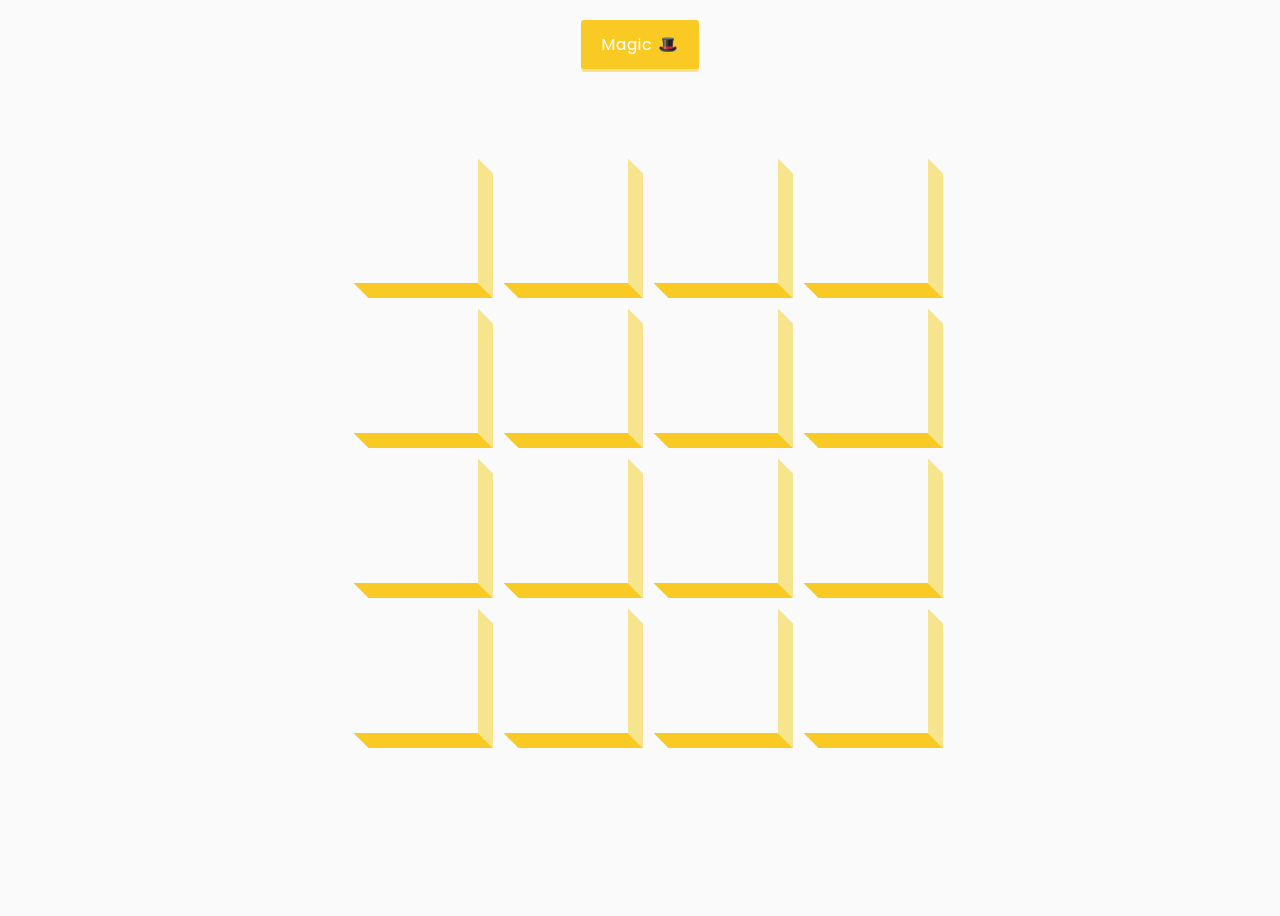
<file: 3D-Back-ground-boxes/index.html>
<!DOCTYPE html>
<html lang="en">

<head>
  <meta charset="UTF-8" />
  <meta name="viewport" content="width=device-width, initial-scale=1.0" />
  <link rel="stylesheet" href="https://cdnjs.cloudflare.com/ajax/libs/font-awesome/5.14.0/css/all.min.css"
    integrity="sha512-1PKOgIY59xJ8Co8+NE6FZ+LOAZKjy+KY8iq0G4B3CyeY6wYHN3yt9PW0XpSriVlkMXe40PTKnXrLnZ9+fkDaog=="
    crossorigin="anonymous" />
  <link rel="stylesheet" href="style.css" />
  <title>3D Boxes Background</title>
</head>

<body>
  <button id="btn" class="magic">Magic 🎩</button>
  <div id="boxes" class="boxes big"></div>
  <script src="script.js"></script>
</body>

</html>
</file>
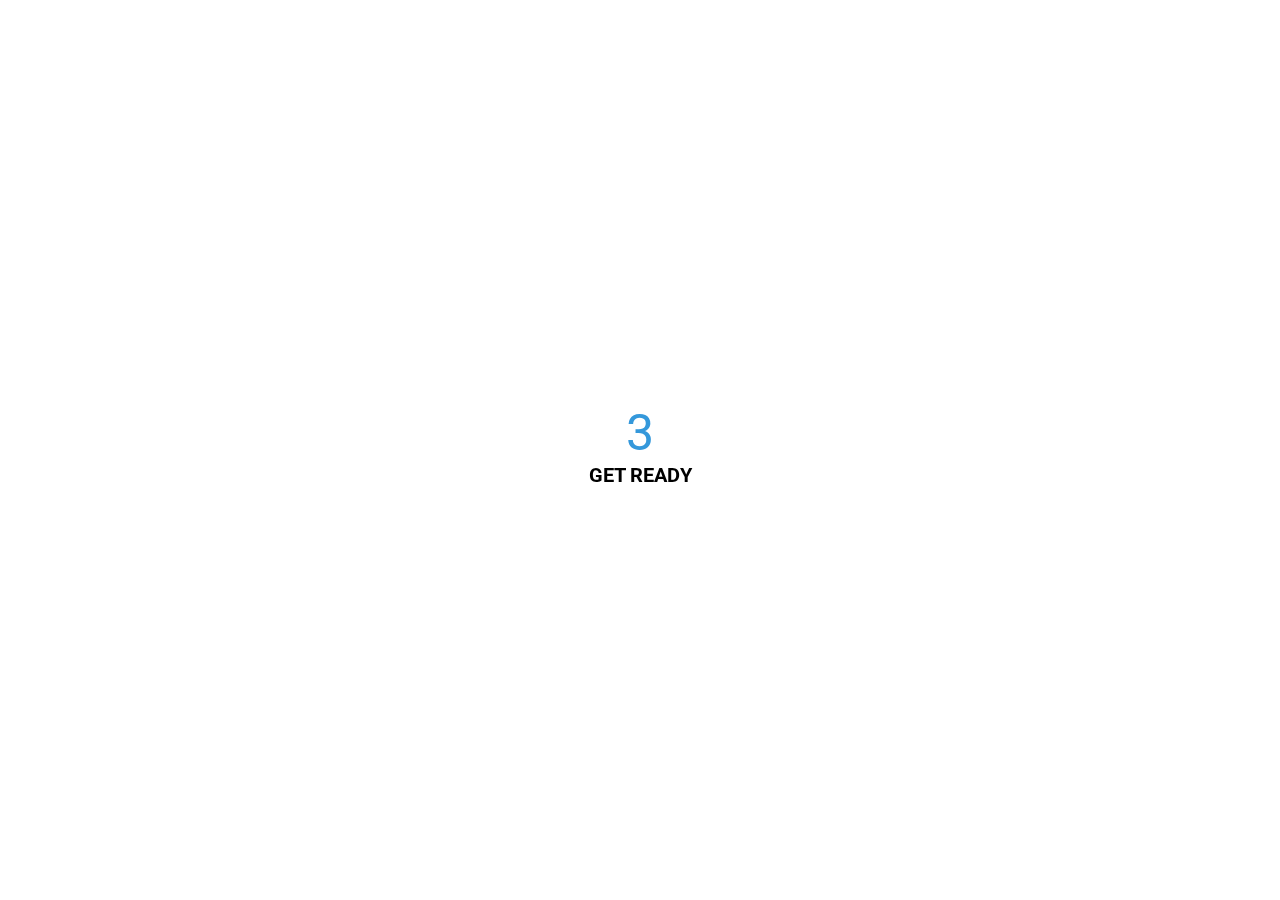
<file: Animated-Countdown/index.html>
<!DOCTYPE html>
<html lang="en">

<head>
  <meta charset="UTF-8" />
  <meta name="viewport" content="width=device-width, initial-scale=1.0" />
  <link rel="stylesheet" href="style.css" />
  <title>Animated Countdown</title>
</head>

<body>
  <div class="counter">
    <div class="nums">
      <span class="in">3</span>
      <span>2</span>
      <span>1</span>
      <span>0</span>
    </div>
    <h4>Get Ready</h4>
  </div>

  <div class="final">
    <h1>GO</h1>
    <button id="replay">Replay</button>
  </div>
  <script src="script.js"></script>
</body>

</html
</file>
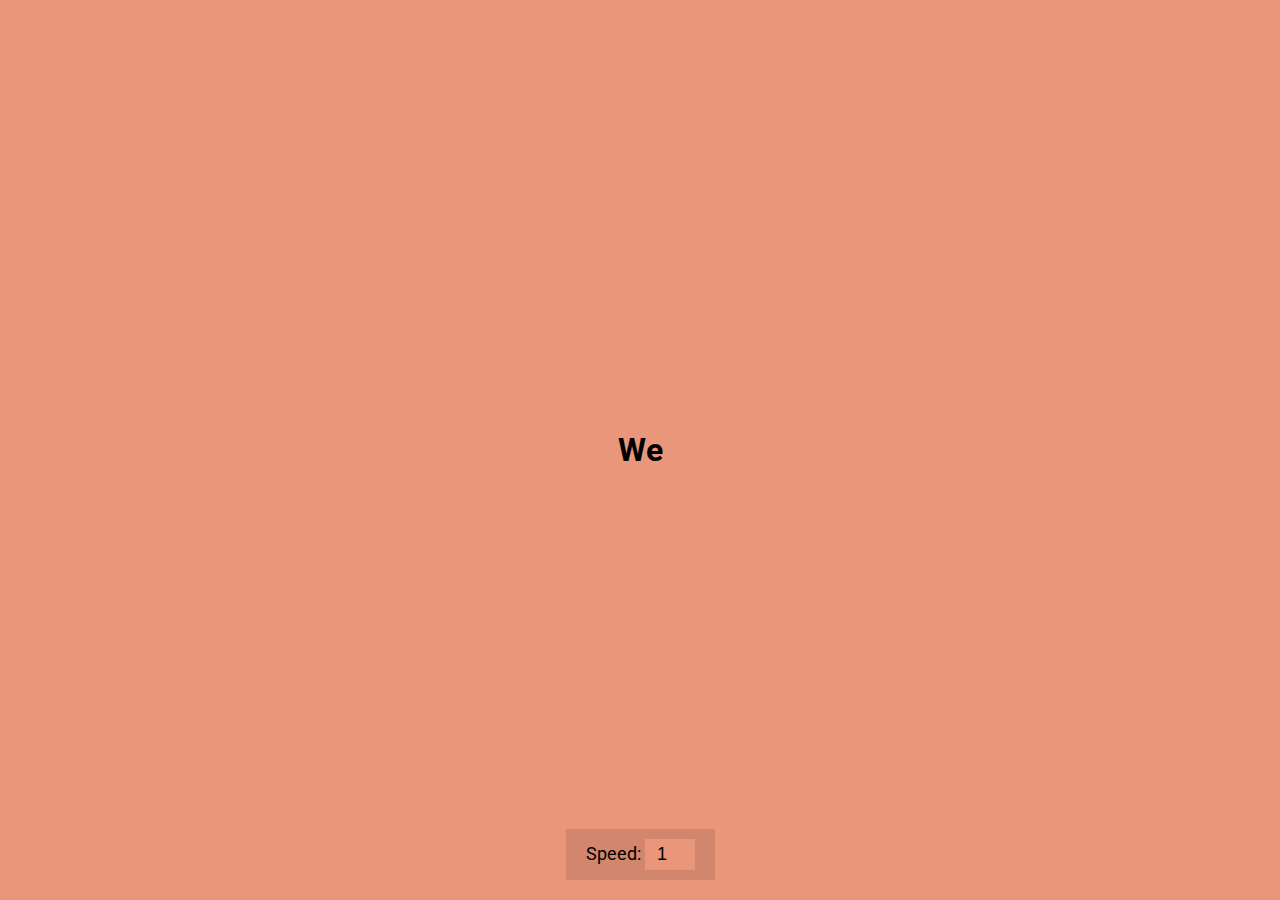
<file: Auto-text-effect/index.html>
<!DOCTYPE html>
<html lang="en">

<head>
  <meta charset="UTF-8" />
  <meta name="viewport" content="width=device-width, initial-scale=1.0" />
  <link rel="stylesheet" href="style.css" />
  <title>Auto Text Effect</title>
</head>

<body>
  <h1 id="text">Starting...</h1>

  <div>
    <label for="speed">Speed:</label>
    <input type="number" name="speed" id="speed" value="1" min="1" max="10" step="1">
  </div>

  <script src="script.js"></script>
</body>

</html>
</file>
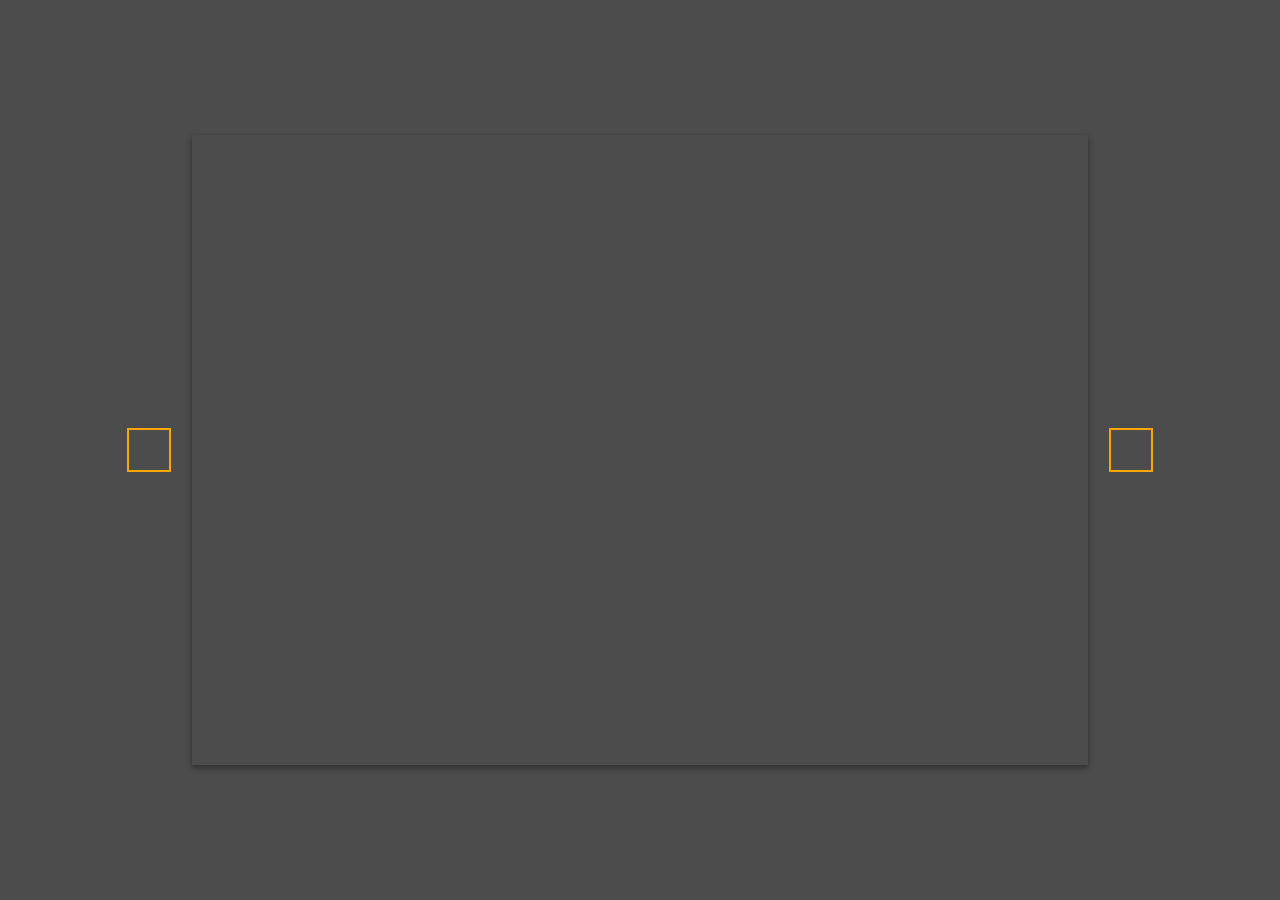
<file: Background-slider/index.html>
<!DOCTYPE html>
<html lang="en">

<head>
  <meta charset="UTF-8" />
  <meta name="viewport" content="width=device-width, initial-scale=1.0" />
  <link rel="stylesheet" href="https://cdnjs.cloudflare.com/ajax/libs/font-awesome/5.14.0/css/all.min.css"
    integrity="sha512-1PKOgIY59xJ8Co8+NE6FZ+LOAZKjy+KY8iq0G4B3CyeY6wYHN3yt9PW0XpSriVlkMXe40PTKnXrLnZ9+fkDaog=="
    crossorigin="anonymous" />
  <link rel="stylesheet" href="style.css" />
  <title>Background Slider</title>
</head>

<body>
  <div class="slider-container">
    <div class="slide active" style="
          background-image: url('https://images.unsplash.com/photo-1549880338-65ddcdfd017b?ixlib=rb-1.2.1&ixid=eyJhcHBfaWQiOjEyMDd9&auto=format&fit=crop&w=2100&q=80');
        "></div>
    <div class="slide" style="
          background-image: url('https://images.unsplash.com/photo-1511593358241-7eea1f3c84e5?ixlib=rb-1.2.1&ixid=eyJhcHBfaWQiOjEyMDd9&auto=format&fit=crop&w=1934&q=80');
        "></div>

    <div class="slide" style="
          background-image: url('https://images.unsplash.com/photo-1495467033336-2effd8753d51?ixlib=rb-1.2.1&ixid=eyJhcHBfaWQiOjEyMDd9&auto=format&fit=crop&w=2100&q=80');
        "></div>

    <div class="slide" style="
          background-image: url('https://images.unsplash.com/photo-1522735338363-cc7313be0ae0?ixlib=rb-1.2.1&ixid=eyJhcHBfaWQiOjEyMDd9&auto=format&fit=crop&w=2689&q=80');
        "></div>

    <div class="slide" style="
          background-image: url('https://images.unsplash.com/photo-1559087867-ce4c91325525?ixlib=rb-1.2.1&ixid=eyJhcHBfaWQiOjEyMDd9&auto=format&fit=crop&w=2100&q=80');
        "></div>

    <button class="arrow left-arrow" id="left">
      <i class="fas fa-arrow-left"></i>
    </button>

    <button class="arrow right-arrow" id="right">
      <i class="fas fa-arrow-right"></i>
    </button>
  </div>
  <script src="script.js"></script>
</body>

</html>
</file>
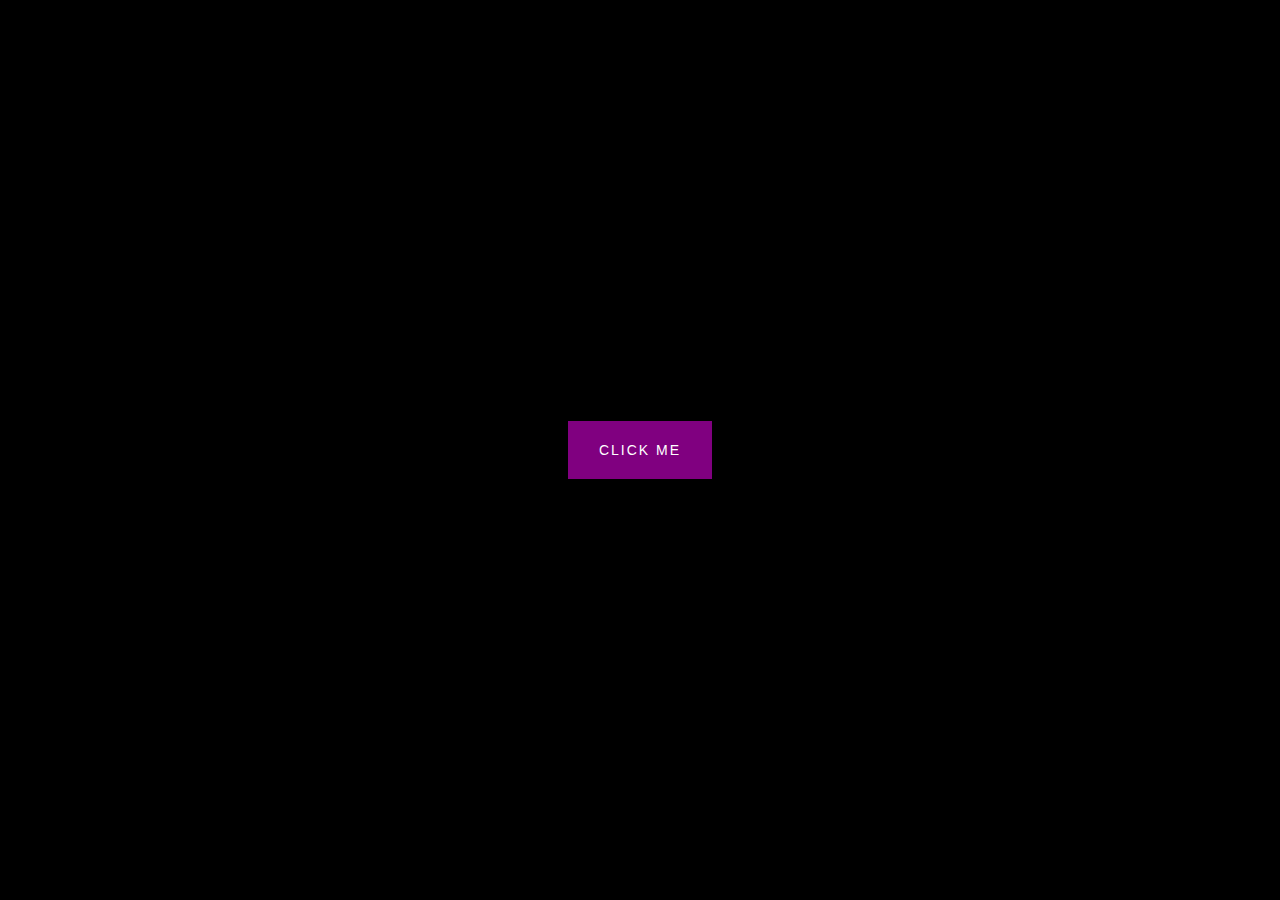
<file: Button-ripple-effect/index.html>
<!DOCTYPE html>
<html lang="en">

<head>
  <meta charset="UTF-8" />
  <meta name="viewport" content="width=device-width, initial-scale=1.0" />
  <link rel="stylesheet" href="style.css" />
  <title>Button Ripple Effect</title>
</head>

<body>
  <button class="ripple">Click Me</button>
  <script src="script.js"></script>
</body>

</html>
</file>
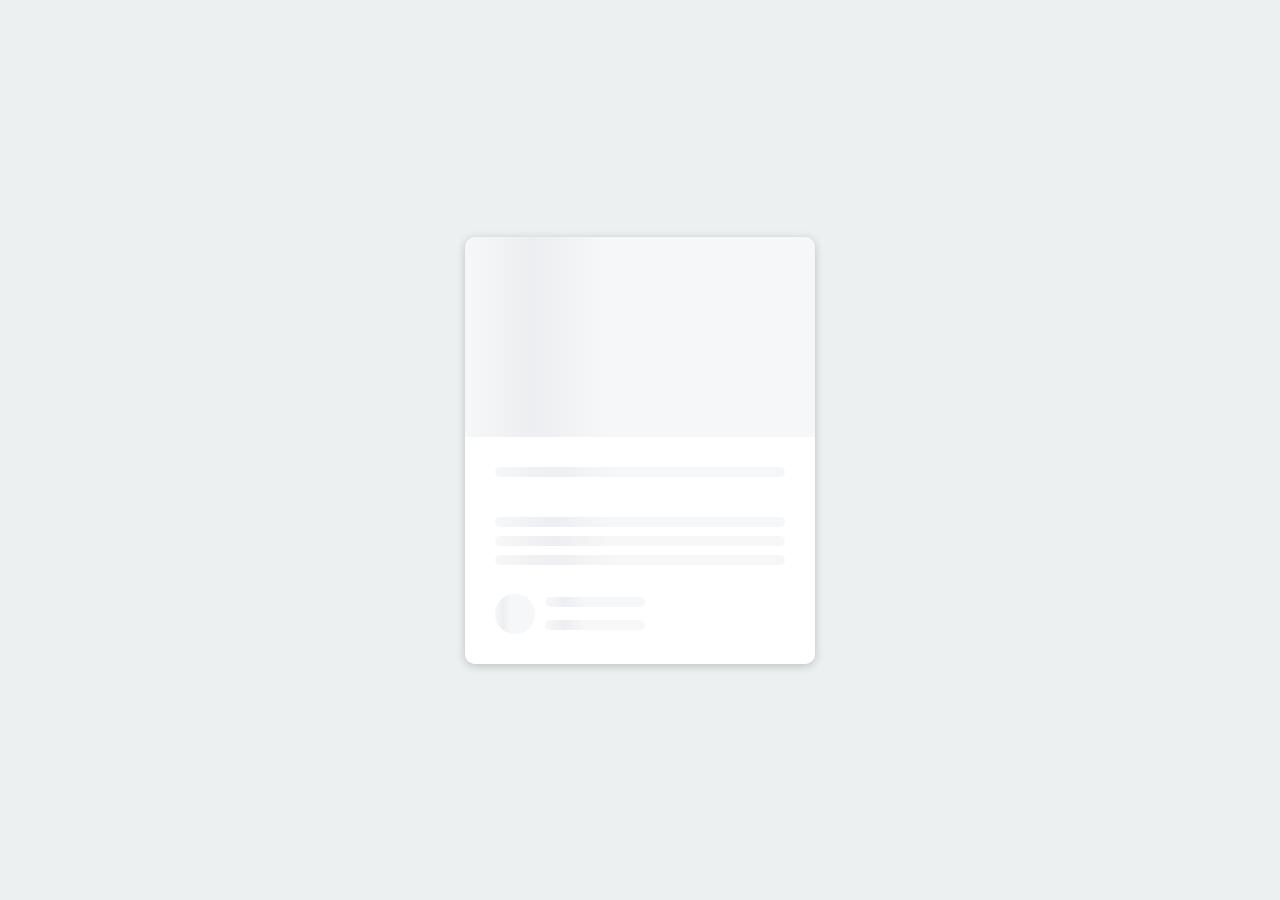
<file: content-place-holder/index.html>
<!DOCTYPE html>
<html lang="en">

<head>
  <meta charset="UTF-8" />
  <meta name="viewport" content="width=device-width, initial-scale=1.0" />
  <link rel="stylesheet" href="style.css" />
  <title>Content Placeholder</title>
</head>

<body>
  <div class="card">
    <div class="card-header animated-bg" id="header">&nbsp;</div>

    <div class="card-content">
      <h3 class="card-title animated-bg animated-bg-text" id="title">
        &nbsp;
      </h3>
      <p class="card-excerpt" id="excerpt">
        &nbsp;
        <span class="animated-bg animated-bg-text">&nbsp;</span>
        <span class="animated-bg animated-bg-text">&nbsp;</span>
        <span class="animated-bg animated-bg-text">&nbsp;</span>
      </p>
      <div class="author">
        <div class="profile-img animated-bg" id="profile_img">&nbsp;</div>
        <div class="author-info">
          <strong class="animated-bg animated-bg-text" id="name">&nbsp;</strong>
          <small class="animated-bg animated-bg-text" id="date">&nbsp;</small>
        </div>
      </div>
    </div>
  </div>

  <script src="script.js"></script>
</body>

</html>
</file>
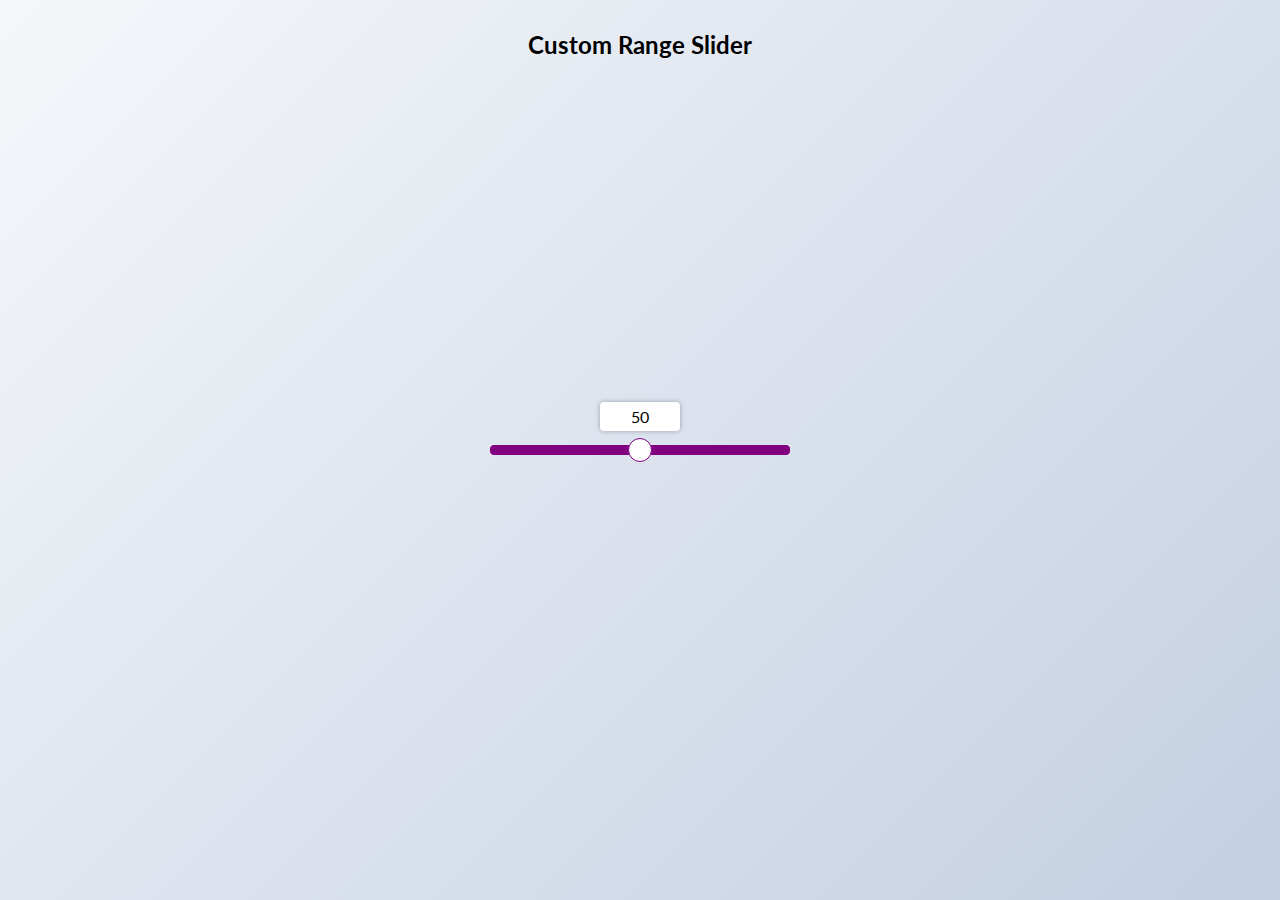
<file: Custom-range-slider/index.html>
<!DOCTYPE html>
<html lang="en">

<head>
  <meta charset="UTF-8" />
  <meta name="viewport" content="width=device-width, initial-scale=1.0" />
  <link rel="stylesheet" href="style.css" />
  <title>Custom Range Slider</title>
</head>

<body>
  <h2>Custom Range Slider</h2>
  <div class="range-container">
    <input type="range" id="range" min="0" max="100">
    <label for="range">50</label>
  </div>

  <script src="script.js"></script>
</body>

</html>
</file>
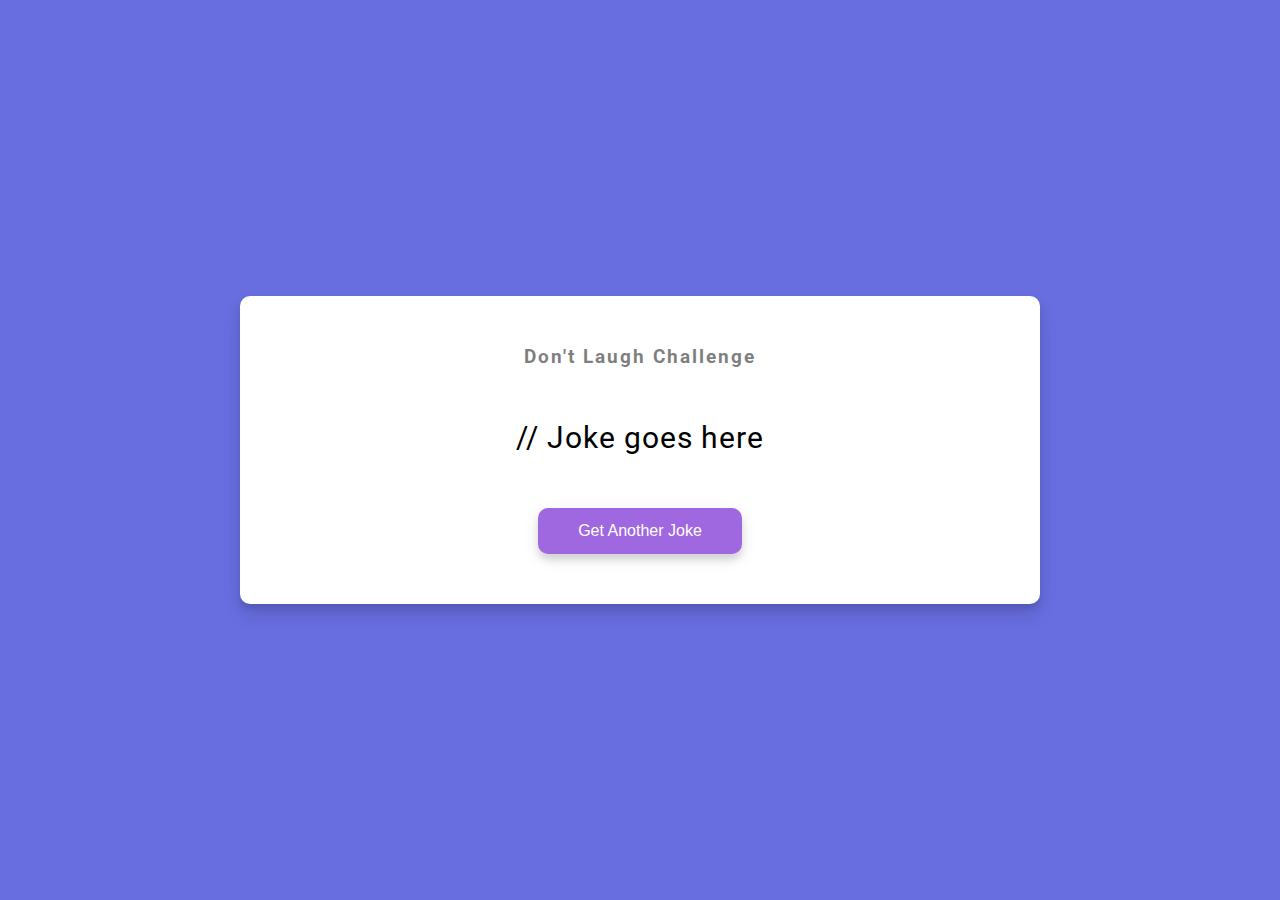
<file: Dad-jokes/index.html>
<!DOCTYPE html>
<html lang="en">

<head>
  <meta charset="UTF-8" />
  <meta name="viewport" content="width=device-width, initial-scale=1.0" />
  <link rel="stylesheet" href="style.css" />
  <title>Dad Jokes</title>
</head>

<body>
  <div class="container">
    <h3>Don't Laugh Challenge</h3>
    <div id="joke" class="joke">// Joke goes here</div>
    <button id="jokeBtn" class="btn">Get Another Joke</button>
  </div>
  <script src="script.js"></script>
</body>

</html>
</file>
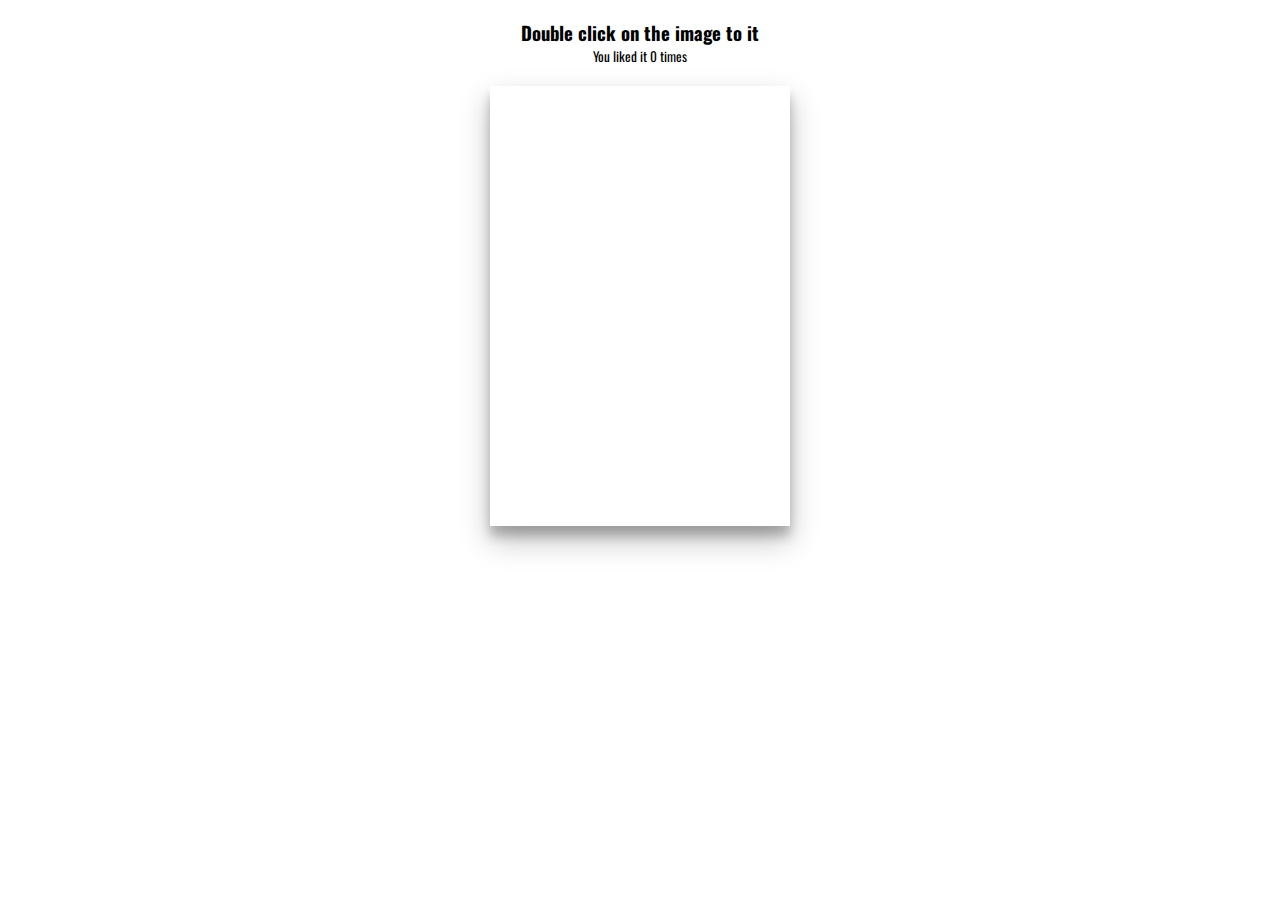
<file: Double-Heart-Click/index.html>
<!DOCTYPE html>
<html lang="en">

<head>
  <meta charset="UTF-8" />
  <meta name="viewport" content="width=device-width, initial-scale=1.0" />
  <link rel="stylesheet" href="https://cdnjs.cloudflare.com/ajax/libs/font-awesome/5.14.0/css/all.min.css"
    integrity="sha512-1PKOgIY59xJ8Co8+NE6FZ+LOAZKjy+KY8iq0G4B3CyeY6wYHN3yt9PW0XpSriVlkMXe40PTKnXrLnZ9+fkDaog=="
    crossorigin="anonymous" />
  <link rel="stylesheet" href="style.css" />
  <title>Double Click Heart</title>
</head>

<body>
  <h3>Double click on the image to <i class="fas fa-heart"></i> it</h3>
  <small>You liked it <span id="times">0</span> times</small>

  <div class="loveMe"></div>

  <script src="script.js"></script>
</body>

</html>
</file>
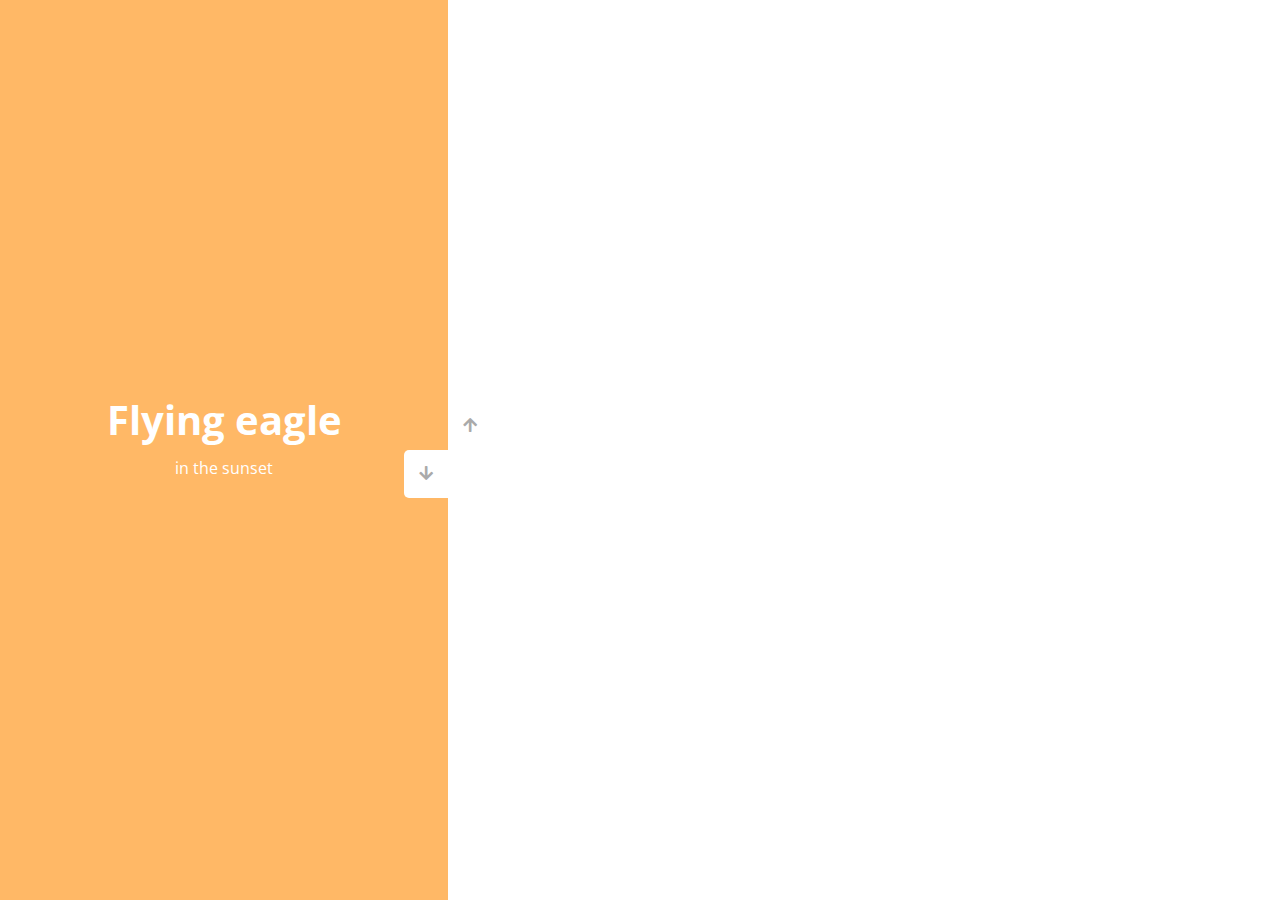
<file: Double-vertical-slider/index.html>
<!DOCTYPE html>
<html lang="en">

<head>
  <meta charset="UTF-8" />
  <meta name="viewport" content="width=device-width, initial-scale=1.0" />
  <link rel="stylesheet" href="https://cdnjs.cloudflare.com/ajax/libs/font-awesome/5.15.1/css/all.min.css" />
  <link rel="stylesheet" href="style.css" />
  <title>Vertical Slider</title>
</head>

<body>
  <div class="slider-container">
    <div class="left-slide">
      <div style="background-color: #FD3555">
        <h1>Nature flower</h1>
        <p>all in pink</p>
      </div>
      <div style="background-color: #2A86BA">
        <h1>Bluuue Sky</h1>
        <p>with it's mountains</p>
      </div>
      <div style="background-color: #252E33">
        <h1>Lonely castle</h1>
        <p>in the wilderness</p>
      </div>
      <div style="background-color: #FFB866">
        <h1>Flying eagle</h1>
        <p>in the sunset</p>
      </div>
    </div>
    <div class="right-slide">
      <div
        style="background-image: url('https://images.unsplash.com/photo-1508768787810-6adc1f613514?ixlib=rb-0.3.5&ixid=eyJhcHBfaWQiOjEyMDd9&s=e27f6661df21ed17ab5355b28af8df4e&auto=format&fit=crop&w=1350&q=80')">
      </div>
      <div
        style="background-image: url('https://images.unsplash.com/photo-1519981593452-666cf05569a9?ixlib=rb-0.3.5&ixid=eyJhcHBfaWQiOjEyMDd9&s=90ed8055f06493290dad8da9584a13f7&auto=format&fit=crop&w=715&q=80')">
      </div>
      <div
        style="background-image: url('https://images.unsplash.com/photo-1486899430790-61dbf6f6d98b?ixlib=rb-0.3.5&ixid=eyJhcHBfaWQiOjEyMDd9&s=8ecdee5d1b3ed78ff16053b0227874a2&auto=format&fit=crop&w=1002&q=80')">
      </div>
      <div
        style="background-image: url('https://images.unsplash.com/photo-1510942201312-84e7962f6dbb?ixlib=rb-0.3.5&ixid=eyJhcHBfaWQiOjEyMDd9&s=da4ca7a78004349f1b63f257e50e4360&auto=format&fit=crop&w=1050&q=80')">
      </div>
    </div>
    <div class="action-buttons">
      <button class="down-button">
        <i class="fas fa-arrow-down"></i>
      </button>
      <button class="up-button">
        <i class="fas fa-arrow-up"></i>
      </button>
    </div>
  </div>

  <script src="script.js"></script>
</body>

</html>
</file>
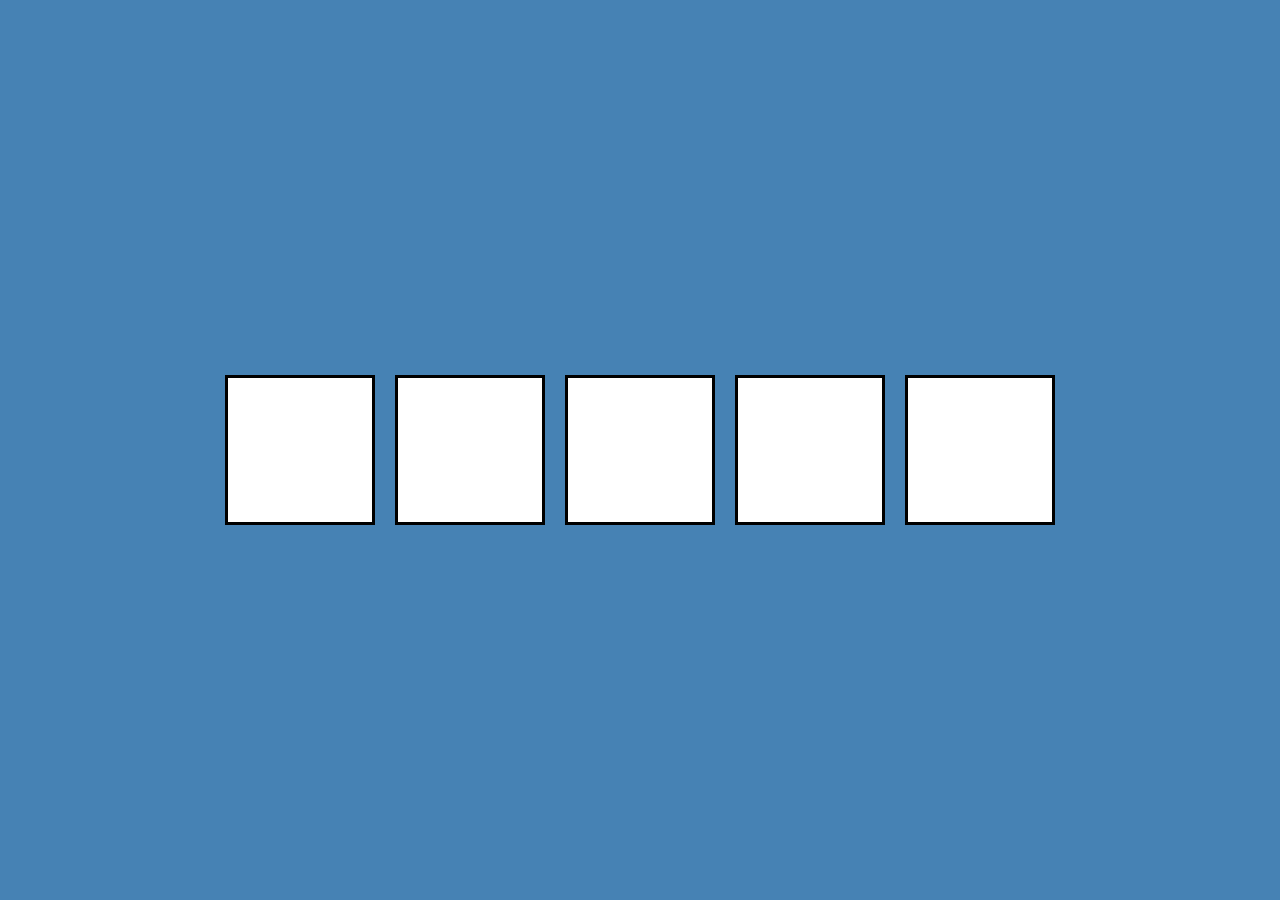
<file: Drag-n-out/index.html>
<!DOCTYPE html>
<html lang="en">

<head>
  <meta charset="UTF-8" />
  <meta name="viewport" content="width=device-width, initial-scale=1.0" />
  <link rel="stylesheet" href="style.css" />
  <title>Drag N Drop</title>
</head>

<body>
  <div class="empty">
    <div class="fill" draggable="true"></div>
  </div>
  <div class="empty"></div>
  <div class="empty"></div>
  <div class="empty"></div>
  <div class="empty"></div>

  <script src="script.js"></script>
</body>

</html>
</file>
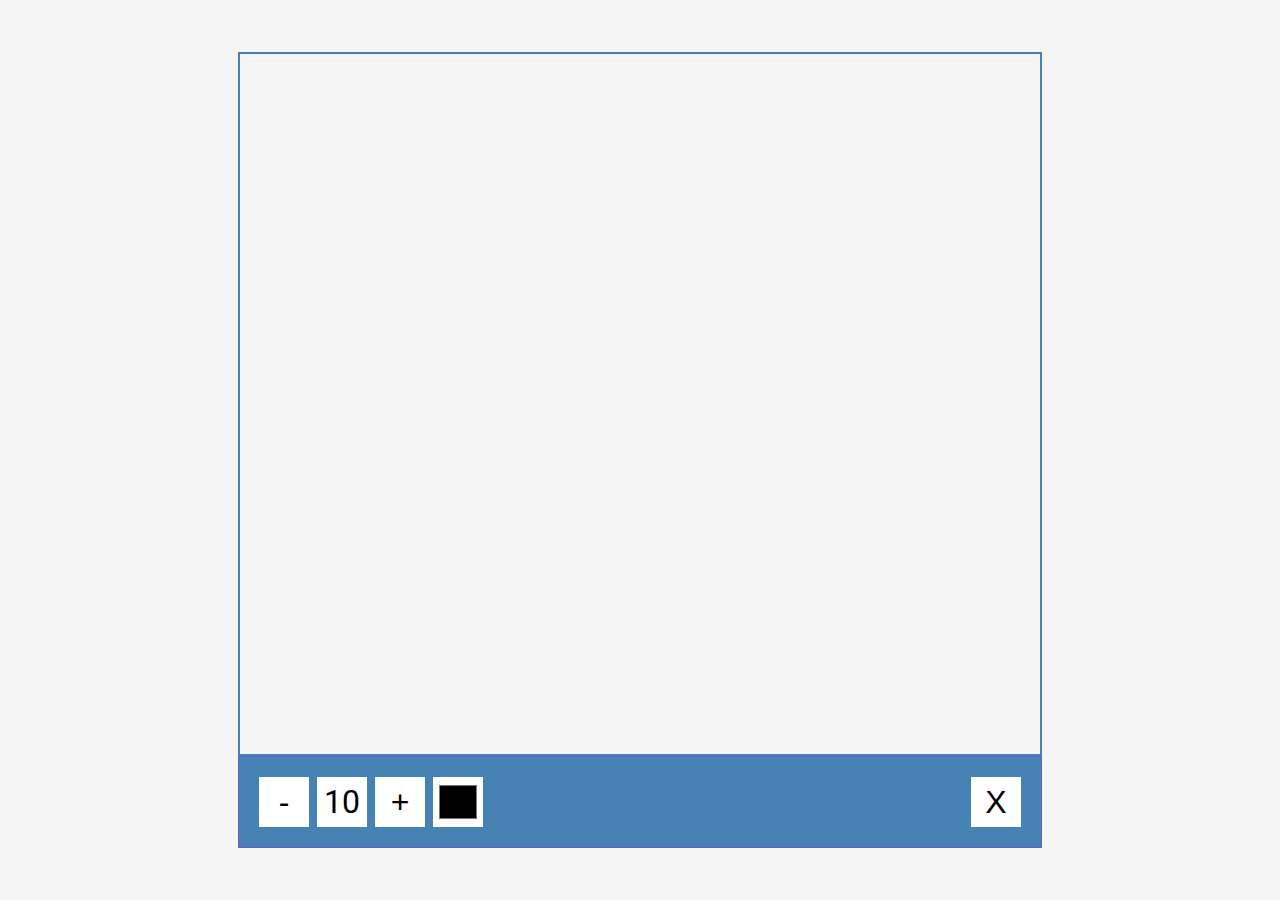
<file: Drawing-app/index.html>
<!DOCTYPE html>
<html lang="en">

<head>
  <meta charset="UTF-8" />
  <meta name="viewport" content="width=device-width, initial-scale=1.0" />
  <link rel="stylesheet" href="style.css" />
  <title>Drawing App</title>
</head>

<body>
  <canvas id="canvas" width="800" height="700"></canvas>
  <div class="toolbox">
    <button id="decrease">-</button>
    <span id="size">10</span>
    <button id="increase">+</button>
    <input type="color" id="color">
    <button id="clear">X</button>
  </div>

  <script src="script.js"></script>
</body>

</html>
</file>
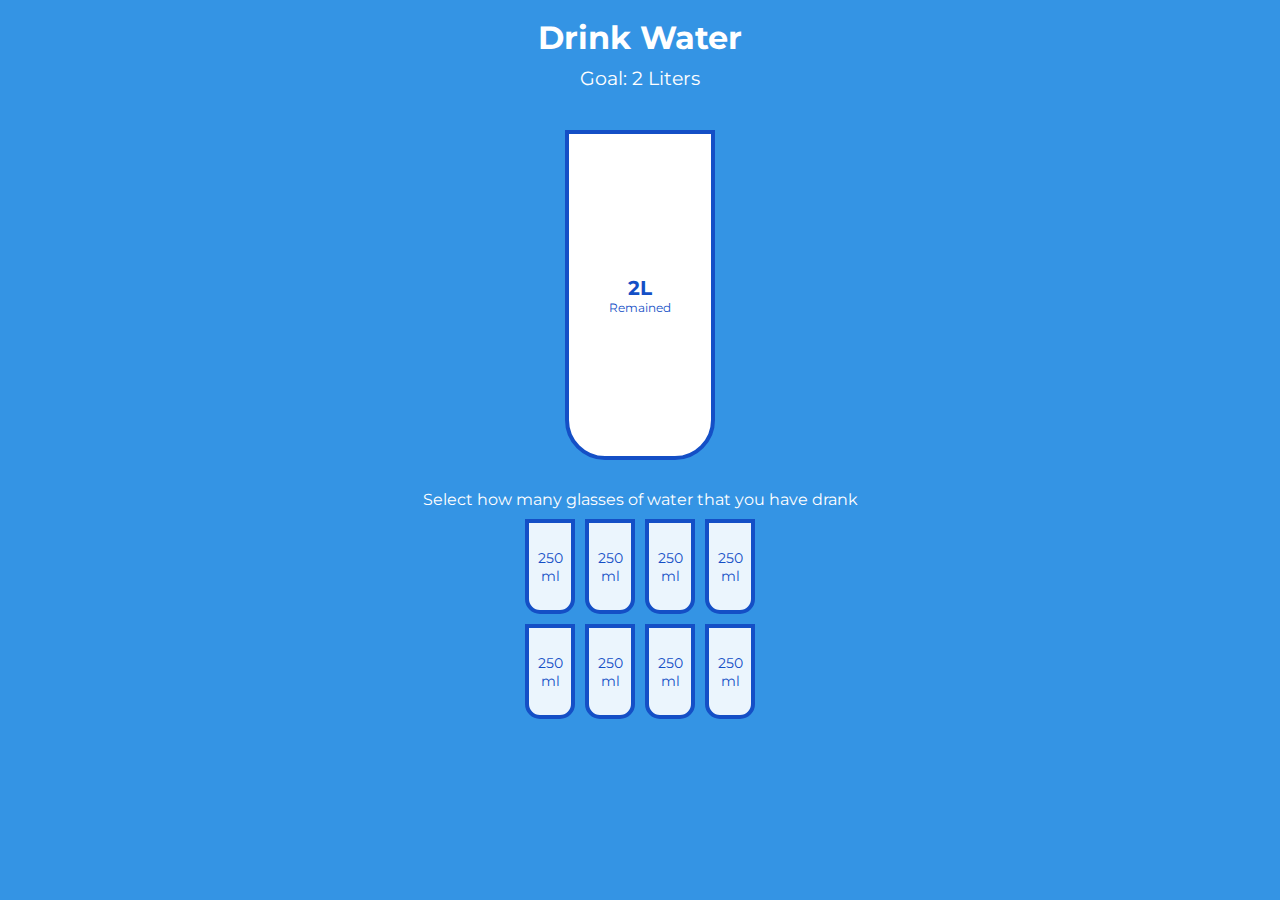
<file: Drink-water/index.html>
<!DOCTYPE html>
<html lang="en">

<head>
  <meta charset="UTF-8" />
  <meta name="viewport" content="width=device-width, initial-scale=1.0" />
  <link rel="stylesheet" href="style.css" />
  <title>Drink Water</title>
</head>

<body>
  <h1>Drink Water</h1>
  <h3>Goal: 2 Liters</h3>

  <div class="cup">
    <div class="remained" id="remained">
      <span id="liters"></span>
      <small>Remained</small>
    </div>

    <div class="percentage" id="percentage"></div>
  </div>

  <p class="text">Select how many glasses of water that you have drank</p>

  <div class="cups">
    <div class="cup cup-small">250 ml</div>
    <div class="cup cup-small">250 ml</div>
    <div class="cup cup-small">250 ml</div>
    <div class="cup cup-small">250 ml</div>
    <div class="cup cup-small">250 ml</div>
    <div class="cup cup-small">250 ml</div>
    <div class="cup cup-small">250 ml</div>
    <div class="cup cup-small">250 ml</div>
  </div>

  <script src="script.js"></script>
</body>

</html>
</file>
<file: 3D-Back-ground-boxes/style.css>
@import url('https://fonts.googleapis.com/css2?family=Roboto:wght@400;700&display=swap');
@import url('https://fonts.googleapis.com/css2?family=Poppins&display=swap');
* {
  box-sizing: border-box;
}

body {
  background-color: #fafafa;
  font-family: 'Roboto', sans-serif;
  display: flex;
  flex-direction: column;
  align-items: center;
  justify-content: center;
  height: 100vh;
  overflow: hidden;
}

.magic {
  background-color: #f9ca24;
  color: #fff;
  font-family: 'Poppins', sans-serif;
  border: 0;
  border-radius: 3px;
  font-size: 16px;
  padding: 12px 20px;
  cursor: pointer;
  position: fixed;
  top: 20px;
  letter-spacing: 1px;
  box-shadow: 0 3px rgba(249, 202, 36, 0.5);
  z-index: 100;
}

.magic:focus {
  outline: none;
}

.magic:active {
  box-shadow: none;
  transform: translateY(2px);
}

.boxes {
  display: flex;
  flex-wrap: wrap;
  justify-content: space-around;
  height: 500px;
  width: 500px;
  position: relative;
  transition: 0.4s ease;
}

.boxes.big {
  width: 600px;
  height: 600px;
}

.boxes.big .box {
  transform: rotateZ(360deg);
}

.box {
  background-image: url('https://media.giphy.com/media/EZqwsBSPlvSda/giphy.gif');
  background-repeat: no-repeat;
  background-size: 500px 500px;
  position: relative;
  height: 125px;
  width: 125px;
  transition: 0.4s ease;
}

.box::after {
  content: '';
  background-color: #f6e58d;
  position: absolute;
  top: 8px;
  right: -15px;
  height: 100%;
  width: 15px;
  transform: skewY(45deg);
}

.box::before {
  content: '';
  background-color: #f9ca24;
  position: absolute;
  bottom: -15px;
  left: 8px;
  height: 15px;
  width: 100%;
  transform: skewX(45deg);
}
</file>
<file: Animated-Countdown/style.css>
@import url('https://fonts.googleapis.com/css2?family=Roboto:wght@400;700&display=swap');
* {
  box-sizing: border-box;
}

body {
  font-family: 'Roboto', sans-serif;
  margin: 0;
  height: 100vh;
  overflow: hidden;
}

h4 {
  font-size: 20px;
  margin: 5px;
  text-transform: uppercase;
}

.counter {
  position: fixed;
  top: 50%;
  left: 50%;
  transform: translate(-50%, -50%);
  text-align: center;
}

.counter.hide {
  transform: translate(-50%, -50%) scale(0);
  animation: hide 0.2s ease-out;
}

@keyframes hide {
  0% {
    transform: translate(-50%, -50%) scale(1);
  }
  100% {
    transform: translate(-50%, -50%) scale(0);
  }
}

.final {
  position: fixed;
  top: 50%;
  left: 50%;
  transform: translate(-50%, -50%) scale(0);
  text-align: center;
}

.final.show {
  transform: translate(-50%, -50%) scale(1);
  animation: show 0.2s ease-out;
}

@keyframes show {
  0% {
    transform: translate(-50%, -50%) scale(0);
  }
  30% {
    transform: translate(-50%, -50%) scale(1.4);
  }
  100% {
    transform: translate(-50%, -50%) scale(1);
  }
}

.nums {
  color: #3498db;
  font-size: 50px;
  position: relative;
  overflow: hidden;
  width: 250px;
  height: 50px;
}

.nums span {
  position: absolute;
  top: 50%;
  left: 50%;
  transform: translate(-50%, -50%) rotate(120deg);
  transform-origin: bottom center;
}

.nums span.in {
  transform: translate(-50%, -50%) rotate(0deg);
  animation: goIn 0.5s ease-in-out;
}

.nums span.out {
  animation: goOut 0.5s ease-in-out;
}

@keyframes goIn {
  0% {
    transform: translate(-50%, -50%) rotate(120deg);
  }
  30% {
    transform: translate(-50%, -50%) rotate(-20deg);
  }
  60% {
    transform: translate(-50%, -50%) rotate(10deg);
  }
  100% {
    transform: translate(-50%, -50%) rotate(0deg);
  }
}

@keyframes goOut {
  0% {
    transform: translate(-50%, -50%) rotate(0deg);
  }
  60% {
    transform: translate(-50%, -50%) rotate(20deg);
  }
  100% {
    transform: translate(-50%, -50%) rotate(-120deg);
  }
}
</file>
<file: Auto-text-effect/style.css>
@import url('https://fonts.googleapis.com/css2?family=Roboto:wght@400;700&display=swap');
* {
  box-sizing: border-box;
}

body {
  background-color: darksalmon;
  font-family: 'Roboto', sans-serif;
  display: flex;
  flex-direction: column;
  align-items: center;
  justify-content: center;
  height: 100vh;
  overflow: hidden;
  margin: 0;
}

div {
  position: absolute;
  bottom: 20px;
  background: rgba(0, 0, 0, 0.1);
  padding: 10px 20px;
  font-size: 18px;
}

input {
  width: 50px;
  padding: 5px;
  font-size: 18px;
  background-color: darksalmon;
  border: none;
  text-align: center;
}

input:focus {
  outline: none;
}
</file>
<file: Background-slider/style.css>
@import url('https://fonts.googleapis.com/css2?family=Roboto:wght@400;700&display=swap');
* {
  box-sizing: border-box;
}

body {
  font-family: 'Roboto', sans-serif;
  display: flex;
  flex-direction: column;
  align-items: center;
  justify-content: center;
  height: 100vh;
  overflow: hidden;
  margin: 0;
  background-position: center center;
  background-size: cover;
  transition: 0.4s;
}

body::before {
  content: '';
  position: absolute;
  top: 0;
  left: 0;
  width: 100%;
  height: 100vh;
  background-color: rgba(0, 0, 0, 0.7);
  z-index: -1;
}

.slider-container {
  box-shadow: 0 3px 6px rgba(0, 0, 0, 0.16), 0 3px 6px rgba(0, 0, 0, 0.23);
  height: 70vh;
  width: 70vw;
  position: relative;
  overflow: hidden;
}

.slide {
  opacity: 0;
  height: 100vh;
  width: 100vw;
  background-position: center center;
  background-size: cover;
  position: absolute;
  top: -15vh;
  left: -15vw;
  transition: 0.4s ease;
  z-index: 1;
}

.slide.active {
  opacity: 1;
}

.arrow {
  position: fixed;
  background-color: transparent;
  color: #fff;
  padding: 20px;
  font-size: 30px;
  border: 2px solid orange;
  top: 50%;
  transform: translateY(-50%);
  cursor: pointer;
}

.arrow:focus {
  outline: 0;
}

.left-arrow {
  left: calc(15vw - 65px);
}

.right-arrow {
  right: calc(15vw - 65px);
}
</file>
<file: Button-ripple-effect/style.css>
@import url('https://fonts.googleapis.com/css2?family=Roboto:wght@400;700&display=swap');
* {
  box-sizing: border-box;
}

body {
  background-color: #000;
  font-family: 'Roboto', sans-serif;
  display: flex;
  flex-direction: column;
  align-items: center;
  justify-content: center;
  height: 100vh;
  overflow: hidden;
  margin: 0;
}

button {
  background-color: purple;
  color: #fff;
  border: 1px purple solid;
  font-size: 14px;
  text-transform: uppercase;
  letter-spacing: 2px;
  padding: 20px 30px;
  overflow: hidden;
  margin: 10px 0;
  position: relative;
}

button:focus {
  outline: none;
}

button .circle {
  position: absolute;
  background-color: #fff;
  width: 100px;
  height: 100px;
  border-radius: 50%;
  transform: translate(-50%, -50%) scale(0);
  animation: scale 0.5s ease-out;
}

@keyframes scale {
  to {
    transform: translate(-50%, -50%) scale(3);
    opacity: 0;
  }
}
</file>
<file: content-place-holder/style.css>
@import url('https://fonts.googleapis.com/css2?family=Roboto:wght@400;700&display=swap');
* {
  box-sizing: border-box;
}

body {
  background-color: #ecf0f1;
  font-family: 'Roboto', sans-serif;
  display: flex;
  align-items: center;
  justify-content: center;
  height: 100vh;
  overflow: hidden;
  margin: 0;
}

img {
  max-width: 100%;
}

.card {
  box-shadow: 0 2px 10px rgba(0, 0, 0, 0.2);
  border-radius: 10px;
  overflow: hidden;
  width: 350px;
}

.card-header {
  height: 200px;
}

.card-header img {
  object-fit: cover;
  height: 100%;
  width: 100%;
}

.card-content {
  background-color: #fff;
  padding: 30px;
}

.card-title {
  height: 20px;
  margin: 0;
}

.card-excerpt {
  color: #777;
  margin: 10px 0 20px;
}

.author {
  display: flex;
}

.profile-img {
  border-radius: 50%;
  overflow: hidden;
  height: 40px;
  width: 40px;
}

.author-info {
  display: flex;
  flex-direction: column;
  justify-content: space-around;
  margin-left: 10px;
  width: 100px;
}

.author-info small {
  color: #aaa;
  margin-top: 5px;
}

.animated-bg {
  background-image: linear-gradient( to right, #f6f7f8 0%, #edeef1 10%, #f6f7f8 20%, #f6f7f8 100%);
  background-size: 200% 100%;
  animation: bgPos 1s linear infinite;
}

.animated-bg-text {
  border-radius: 50px;
  display: inline-block;
  margin: 0;
  height: 10px;
  width: 100%;
}

@keyframes bgPos {
  0% {
    background-position: 50% 0;
  }
  100% {
    background-position: -150% 0;
  }
}
</file>
<file: Custom-range-slider/style.css>
@import url('https://fonts.googleapis.com/css?family=Lato&display=swap');
* {
  box-sizing: border-box;
}

body {
  background-image: linear-gradient(135deg, #f5f7fa 0%, #c3cfe2 100%);
  font-family: 'Lato', sans-serif;
  display: flex;
  flex-direction: column;
  align-items: center;
  justify-content: center;
  height: 100vh;
  overflow: hidden;
  margin: 0;
}

h2 {
  position: absolute;
  top: 10px;
}

.range-container {
  position: relative;
}

input[type='range'] {
  width: 300px;
  margin: 18px 0;
  -webkit-appearance: none;
}

input[type='range']:focus {
  outline: none;
}

input[type='range']+label {
  background-color: #fff;
  position: absolute;
  top: -25px;
  left: 110px;
  width: 80px;
  padding: 5px 0;
  text-align: center;
  border-radius: 4px;
  box-shadow: 0 0 5px rgba(0, 0, 0, 0.3);
}

/* Chrome & Safari */

input[type='range']::-webkit-slider-runnable-track {
  background: purple;
  border-radius: 4px;
  width: 100%;
  height: 10px;
  cursor: pointer;
}

input[type='range']::-webkit-slider-thumb {
  -webkit-appearance: none;
  height: 24px;
  width: 24px;
  background: #fff;
  border-radius: 50%;
  border: 1px solid purple;
  margin-top: -7px;
  cursor: pointer;
}

/* Firefox */

input[type='range']::-moz-range-track {
  background: purple;
  border-radius: 4px;
  width: 100%;
  height: 13px;
  cursor: pointer;
}

input[type='range']::-moz-range-thumb {
  -webkit-appearance: none;
  height: 24px;
  width: 24px;
  background: #fff;
  border-radius: 50%;
  border: 1px solid purple;
  margin-top: -7px;
  cursor: pointer;
}

/* IE */

input[type='range']::-ms-track {
  background: purple;
  border-radius: 4px;
  width: 100%;
  height: 13px;
  cursor: pointer;
}

input[type='range']::-ms-thumb {
  -webkit-appearance: none;
  height: 24px;
  width: 24px;
  background: #fff;
  border-radius: 50%;
  border: 1px solid purple;
  margin-top: -7px;
  cursor: pointer;
}
</file>
<file: Dad-jokes/style.css>
@import url('https://fonts.googleapis.com/css2?family=Roboto:wght@400;700&display=swap');
* {
  box-sizing: border-box;
}

body {
  background-color: #686de0;
  font-family: 'Roboto', sans-serif;
  display: flex;
  flex-direction: column;
  align-items: center;
  justify-content: center;
  height: 100vh;
  overflow: hidden;
  margin: 0;
  padding: 20px;
}

.container {
  background-color: #fff;
  border-radius: 10px;
  box-shadow: 0 10px 20px rgba(0, 0, 0, 0.1), 0 6px 6px rgba(0, 0, 0, 0.1);
  padding: 50px 20px;
  text-align: center;
  max-width: 100%;
  width: 800px;
}

h3 {
  margin: 0;
  opacity: 0.5;
  letter-spacing: 2px;
}

.joke {
  font-size: 30px;
  letter-spacing: 1px;
  line-height: 40px;
  margin: 50px auto;
  max-width: 600px;
}

.btn {
  background-color: #9f68e0;
  color: #fff;
  border: 0;
  border-radius: 10px;
  box-shadow: 0 5px 15px rgba(0, 0, 0, 0.1), 0 6px 6px rgba(0, 0, 0, 0.1);
  padding: 14px 40px;
  font-size: 16px;
  cursor: pointer;
}

.btn:active {
  transform: scale(0.98);
}

.btn:focus {
  outline: 0;
}
</file>
<file: Double-Heart-Click/style.css>
@import url('https://fonts.googleapis.com/css?family=Oswald');
* {
  box-sizing: border-box;
}

body {
  font-family: 'Oswald', sans-serif;
  text-align: center;
  overflow: hidden;
  margin: 0;
}

h3 {
  margin-bottom: 0;
  text-align: center;
}

small {
  display: block;
  margin-bottom: 20px;
  text-align: center;
}

.fa-heart {
  color: red;
}

.loveMe {
  height: 440px;
  width: 300px;
  background: url('https://images.unsplash.com/photo-1504215680853-026ed2a45def?ixlib=rb-1.2.1&ixid=eyJhcHBfaWQiOjEyMDd9&auto=format&fit=crop&w=334&q=80') no-repeat center center/cover;
  margin: auto;
  cursor: pointer;
  max-width: 100%;
  position: relative;
  box-shadow: 0 14px 28px rgba(0, 0, 0, 0.25), 0 10px 10px rgba(0, 0, 0, 0.22);
}

.loveMe .fa-heart {
  position: absolute;
  animation: grow 0.6s linear;
  transform: translate(-50%, -50%) scale(0);
}

@keyframes grow {
  to {
    transform: translate(-50%, -50%) scale(10);
    opacity: 0;
  }
}
</file>
<file: Double-vertical-slider/style.css>
@import url('https://fonts.googleapis.com/css?family=Open+Sans');
* {
  box-sizing: border-box;
  margin: 0;
  padding: 0;
}

body {
  font-family: 'Open Sans', sans-serif;
  height: 100vh;
}

.slider-container {
  position: relative;
  overflow: hidden;
  width: 100vw;
  height: 100vh;
}

.left-slide {
  height: 100%;
  width: 35%;
  position: absolute;
  top: 0;
  left: 0;
  transition: transform 0.5s ease-in-out;
}

.left-slide>div {
  height: 100%;
  width: 100%;
  display: flex;
  flex-direction: column;
  align-items: center;
  justify-content: center;
  color: #fff;
}

.left-slide h1 {
  font-size: 40px;
  margin-bottom: 10px;
  margin-top: -30px;
}

.right-slide {
  height: 100%;
  position: absolute;
  top: 0;
  left: 35%;
  width: 65%;
  transition: transform 0.5s ease-in-out;
}

.right-slide>div {
  background-repeat: no-repeat;
  background-size: cover;
  background-position: center center;
  height: 100%;
  width: 100%;
}

button {
  background-color: #fff;
  border: none;
  color: #aaa;
  cursor: pointer;
  font-size: 16px;
  padding: 15px;
}

button:hover {
  color: #222;
}

button:focus {
  outline: none;
}

.slider-container .action-buttons button {
  position: absolute;
  left: 35%;
  top: 50%;
  z-index: 100;
}

.slider-container .action-buttons .down-button {
  transform: translateX(-100%);
  border-top-left-radius: 5px;
  border-bottom-left-radius: 5px;
}

.slider-container .action-buttons .up-button {
  transform: translateY(-100%);
  border-top-right-radius: 5px;
  border-bottom-right-radius: 5px;
}
</file>
<file: Drag-n-out/style.css>
* {
  box-sizing: border-box;
}

body {
  background-color: steelblue;
  display: flex;
  align-items: center;
  justify-content: center;
  height: 100vh;
  overflow: hidden;
  margin: 0;
}

.empty {
  height: 150px;
  width: 150px;
  margin: 10px;
  border: solid 3px black;
  background: white;
}

.fill {
  background-image: url('https://source.unsplash.com/random/150x150');
  height: 145px;
  width: 145px;
  cursor: pointer;
}

.hold {
  border: solid 5px #ccc;
}

.hovered {
  background-color: #333;
  border-color: white;
  border-style: dashed;
}

@media (max-width: 800px) {
  body {
    flex-direction: column;
  }
}
</file>
<file: Drawing-app/style.css>
@import url('https://fonts.googleapis.com/css2?family=Roboto:wght@400;700&display=swap');
* {
  box-sizing: border-box;
}

body {
  background-color: #f5f5f5;
  font-family: 'Roboto', sans-serif;
  display: flex;
  flex-direction: column;
  align-items: center;
  justify-content: center;
  height: 100vh;
  margin: 0;
}

canvas {
  border: 2px solid steelblue;
}

.toolbox {
  background-color: steelblue;
  border: 1px solid slateblue;
  display: flex;
  width: 804px;
  padding: 1rem;
}

.toolbox>* {
  background-color: #fff;
  border: none;
  display: inline-flex;
  align-items: center;
  justify-content: center;
  font-size: 2rem;
  height: 50px;
  width: 50px;
  margin: 0.25rem;
  padding: 0.25rem;
  cursor: pointer;
}

.toolbox>*:last-child {
  margin-left: auto;
}
</file>
<file: Drink-water/style.css>
@import url('https://fonts.googleapis.com/css?family=Montserrat:400,600&display=swap');
:root {
  --border-color: #144fc6;
  --fill-color: #6ab3f8;
}

* {
  box-sizing: border-box;
}

body {
  background-color: #3494e4;
  color: #fff;
  font-family: 'Montserrat', sans-serif;
  display: flex;
  flex-direction: column;
  align-items: center;
  margin-bottom: 40px;
}

h1 {
  margin: 10px 0 0;
}

h3 {
  font-weight: 400;
  margin: 10px 0;
}

.cup {
  background-color: #fff;
  border: 4px solid var(--border-color);
  color: var(--border-color);
  border-radius: 0 0 40px 40px;
  height: 330px;
  width: 150px;
  margin: 30px 0;
  display: flex;
  flex-direction: column;
  overflow: hidden;
}

.cup.cup-small {
  height: 95px;
  width: 50px;
  border-radius: 0 0 15px 15px;
  background-color: rgba(255, 255, 255, 0.9);
  cursor: pointer;
  font-size: 14px;
  align-items: center;
  justify-content: center;
  text-align: center;
  margin: 5px;
  transition: 0.3s ease;
}

.cup.cup-small.full {
  background-color: var(--fill-color);
  color: #fff;
}

.cups {
  display: flex;
  flex-wrap: wrap;
  align-items: center;
  justify-content: center;
  width: 280px;
}

.remained {
  display: flex;
  flex-direction: column;
  align-items: center;
  justify-content: center;
  text-align: center;
  flex: 1;
  transition: 0.3s ease;
}

.remained span {
  font-size: 20px;
  font-weight: bold;
}

.remained small {
  font-size: 12px;
}

.percentage {
  background-color: var(--fill-color);
  display: flex;
  align-items: center;
  justify-content: center;
  font-weight: bold;
  font-size: 30px;
  height: 0;
  transition: 0.3s ease;
}

.text {
  text-align: center;
  margin: 0 0 5px;
}
</file>
